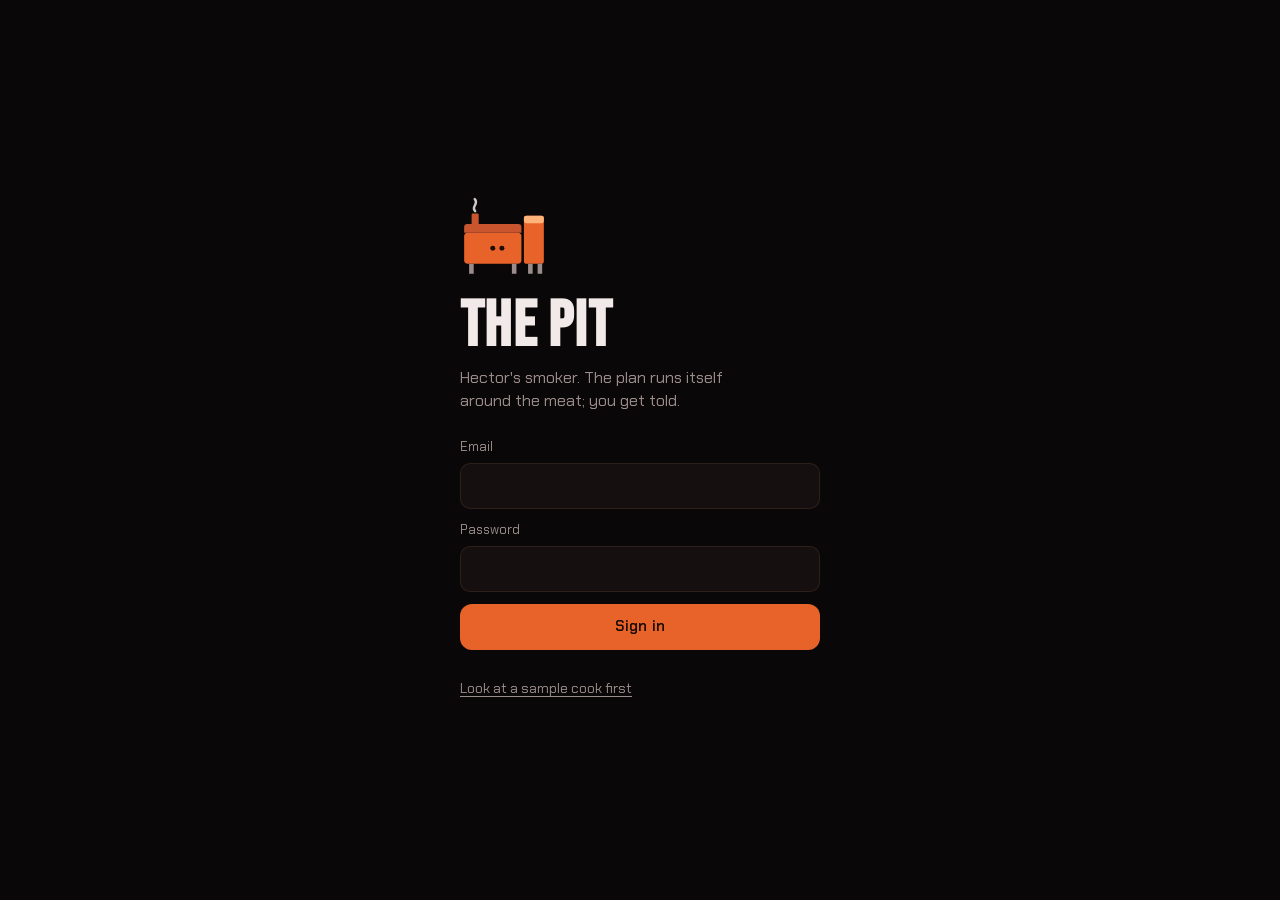
<file: index.html>
<!DOCTYPE html>
<html lang="en">
<head>
<meta charset="UTF-8">
<!-- No viewport-fit=cover, on purpose: as a home-screen app iOS shades whatever sits under the status bar (the Lounge,
     2026-09-18). Inset from the bar, iOS paints the bar in theme-color itself. -->
<meta name="viewport" content="width=device-width, initial-scale=1">
<meta name="color-scheme" content="dark">
<meta name="theme-color" content="#0A0708">
<title>The Pit</title>
<meta name="description" content="The Pit: Hector's smoker, his plans, the meat, the graph.">
<link rel="icon" href="icons/icon-smoker-32.png" sizes="32x32" type="image/png">
<link rel="icon" href="icons/icon-smoker-16.png" sizes="16x16" type="image/png">
<link rel="apple-touch-icon" sizes="180x180" href="icons/icon-smoker-180.png">
<link rel="manifest" href="manifest.webmanifest">
<meta name="apple-mobile-web-app-title" content="The Pit">
<meta name="apple-mobile-web-app-capable" content="yes">
<link rel="preconnect" href="https://fonts.googleapis.com">
<link rel="preconnect" href="https://fonts.gstatic.com" crossorigin>
<link href="https://fonts.googleapis.com/css2?family=Bebas+Neue&family=Chakra+Petch:wght@400;500;600;700&family=IBM+Plex+Mono:wght@500;600&display=swap" rel="stylesheet">
<link rel="stylesheet" href="pit.css?v=202611051715">
</head>
<body>
<!-- The Pit: Hector's smoker app. Phone first. The page is a window on the notebook (Supabase): it reads the live cook,
     the readings, the events and his plans straight from it, and writes two things only: his alert switches and his
     orders (rows the engine on n8n picks up). The engine, not this page, runs the cook: the phone can sleep.
     Everything a cook needs to be judged by eye is here as a sample cook (?demo) until the engine is live. -->

<svg width="0" height="0" style="position:absolute" aria-hidden="true"><symbol id="smoker" viewBox="44 56 424 384">
  <rect x="64" y="232" width="276" height="150" rx="18" fill="#E8632A"/>
  <path d="M64 232 l0 -26 q0-16 16-16 l244 0 q16 0 16 16 l0 26z" fill="#C9552F"/>
  <rect x="352" y="150" width="96" height="232" rx="14" fill="#E8632A"/>
  <rect x="352" y="150" width="96" height="36" rx="10" fill="#FFB37A"/>
  <rect x="88" y="382" width="22" height="48" fill="#9A8C8A"/><rect x="294" y="382" width="22" height="48" fill="#9A8C8A"/><rect x="372" y="382" width="22" height="48" fill="#9A8C8A"/><rect x="418" y="382" width="22" height="48" fill="#9A8C8A"/>
  <rect x="100" y="140" width="34" height="56" rx="6" fill="#C9552F"/>
  <path d="M117 128c-22-20 20-36-2-58" fill="none" stroke="#F2EAE8" stroke-width="12" stroke-linecap="round" opacity=".85"/>
  <circle cx="202" cy="307" r="12" fill="#1C0C04"/><circle cx="246" cy="307" r="12" fill="#1C0C04"/>
</symbol></svg>

<div id="gate" class="gate" hidden>
  <div class="gate-card">
    <div class="gate-mark" aria-hidden="true"><svg class="mark"><use href="#smoker"/></svg></div>
    <h1 class="gate-title">The Pit</h1>
    <p class="gate-sub">Hector's smoker. The plan runs itself around the meat; you get told.</p>
    <form id="signin" class="gate-form" autocomplete="on" novalidate>
      <label class="field"><span>Email</span><input id="email" type="email" name="email" autocomplete="username" inputmode="email" autocapitalize="none" spellcheck="false" required></label>
      <label class="field"><span>Password</span><input id="password" type="password" name="password" autocomplete="current-password" required></label>
      <button class="btn primary" type="submit" id="signin-btn">Sign in</button>
      <p class="gate-err" id="signin-err" role="alert" hidden></p>
    </form>
    <button class="link" id="see-demo" type="button">Look at a sample cook first</button>
  </div>
</div>

<div id="app" hidden>
  <header class="top">
    <a class="brand" href="#now" id="brand"><svg class="mark" aria-hidden="true"><use href="#smoker"/></svg><span class="brand-name">The Pit</span></a>
    <div class="top-right">
      <button class="chip status" id="status" type="button" aria-live="polite">…</button>
      <button class="ibtn" id="account" type="button" aria-label="Account and settings">
        <svg viewBox="0 0 24 24" width="20" height="20" aria-hidden="true"><circle cx="12" cy="8" r="4" fill="none" stroke="currentColor" stroke-width="1.8"/><path d="M4 20c0-4 3.6-6 8-6s8 2 8 6" fill="none" stroke="currentColor" stroke-width="1.8" stroke-linecap="round"/></svg>
      </button>
    </div>
  </header>

  <div id="demobar" class="demobar" hidden></div>

  <main id="main" class="main" tabindex="-1"></main>

  <div class="bottom">
    <button id="strip" class="strip" type="button" hidden></button>
    <div id="actions" class="actions" hidden></div>
    <nav class="tabs" aria-label="Sections">
      <a href="#now" data-tab="now"><svg viewBox="0 0 24 24" aria-hidden="true"><path d="M12 3c1 3 5 5 5 10a5 5 0 0 1-10 0c0-2 1-3 2-4 0 2 1 3 2 3 1-2-1-6 1-9z"/></svg><span>Now</span></a>
      <a href="#plans" data-tab="plans"><svg viewBox="0 0 24 24" aria-hidden="true"><path d="M5 5h14M5 12h10M5 19h14" stroke="currentColor" stroke-width="2" stroke-linecap="round" fill="none"/></svg><span>Plans</span></a>
      <a href="#history" data-tab="history"><svg viewBox="0 0 24 24" aria-hidden="true"><path d="M4 18 9 11l4 4 7-9" stroke="currentColor" stroke-width="2" stroke-linecap="round" stroke-linejoin="round" fill="none"/></svg><span>History</span></a>
      <a href="#alerts" data-tab="alerts"><svg viewBox="0 0 24 24" aria-hidden="true"><path d="M6 17V11a6 6 0 0 1 12 0v6l2 2H4zM10 21h4" stroke="currentColor" stroke-width="2" stroke-linejoin="round" fill="none"/></svg><span>Alerts</span></a>
    </nav>
  </div>

  <div id="sheet-root"></div>
  <div id="toasts" class="toasts" aria-live="polite"></div>
</div>

<script src="config.js?v=202611051715"></script>
<script src="engine/pit-engine.js?v=202611051715"></script>
<script src="pit-core.js?v=202611051715"></script>
<script src="pit-chart.js?v=202611051715"></script>
<script src="pit-ui.js?v=202611051715"></script>
<script src="pit-sheets.js?v=202611051715"></script>
<script src="pit-push.js?v=202611051715"></script>
<script src="pit.js?v=202611051715"></script>
</body>
</html>
</file>
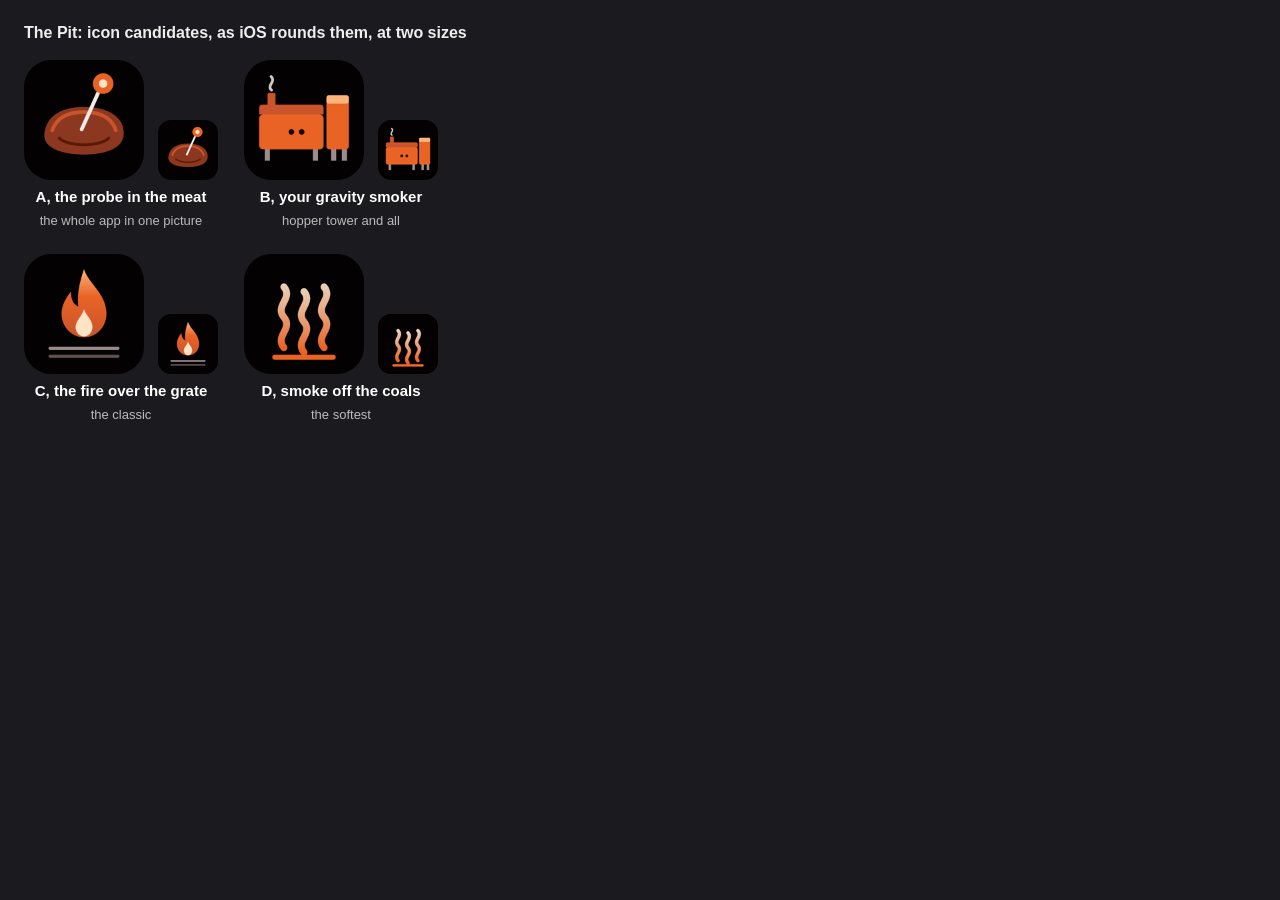
<file: icons/candidates/sheet.html>
<!doctype html><meta charset="utf-8"><style>body{margin:0;background:#1b1b1f;font-family:-apple-system,Helvetica,sans-serif;color:#eee;padding:24px}h1{font-size:16px;font-weight:600;margin:0 0 18px}.row{display:flex;gap:26px;align-items:flex-end;margin-bottom:26px}.c{display:grid;justify-items:center;gap:8px;font-size:13px;color:#bbb}.c img.big{width:120px;height:120px;border-radius:27px}.c img.small{width:60px;height:60px;border-radius:13px}.pair{display:flex;gap:14px;align-items:flex-end}.lbl{font-size:15px;color:#fff;font-weight:600}</style>
<h1>The Pit: icon candidates, as iOS rounds them, at two sizes</h1><div class="row">
<div class="c"><div class="pair"><img class="big" src="a-probe-180.png"><img class="small" src="a-probe-60.png"></div><span class="lbl">A, the probe in the meat</span><span>the whole app in one picture</span></div>
<div class="c"><div class="pair"><img class="big" src="b-smoker-180.png"><img class="small" src="b-smoker-60.png"></div><span class="lbl">B, your gravity smoker</span><span>hopper tower and all</span></div></div><div class="row">
<div class="c"><div class="pair"><img class="big" src="c-flame-180.png"><img class="small" src="c-flame-60.png"></div><span class="lbl">C, the fire over the grate</span><span>the classic</span></div>
<div class="c"><div class="pair"><img class="big" src="d-smoke-180.png"><img class="small" src="d-smoke-60.png"></div><span class="lbl">D, smoke off the coals</span><span>the softest</span></div></div>
</file>
<file: pit.css>
/* The Pit — the look. The Lounge and the Rig's bones (void black, Chakra Petch, IBM Plex Mono, Bebas Neue numerals)
   with The Pit's own accent: ember, for heat. One colour per meat, the same colour on its number, its line and its
   row. The Mac's CPU rule: only transform and opacity ever animate. */
:root{
  --void:#0A0708; --panel:#15100F; --panel-hi:#1F1817; --panel-lo:#100C0B;
  --rule:rgba(255,170,130,.10); --rule-hot:rgba(232,99,42,.45);
  --ink:#F2EAE8; --ink-dim:#9A8C8A; --ink-faint:#5E5250;
  --ember:#E8632A; --ember-hot:#FFB37A; --ember-deep:#4A2210; --ember-ink:#1C0C04;
  --go:#3FD07A; --bad:#FF3B30; --warn:#E8A33D;
  --m1:#3987E5; --m2:#D55181; --m3:#9085E9; --m4:#199E70;
  --disp:'Chakra Petch','Trebuchet MS',sans-serif;
  --mono:'IBM Plex Mono',ui-monospace,Menlo,Consolas,monospace;
  --num:'Bebas Neue','Arial Narrow',Impact,sans-serif;
  --gut:16px; --radius:14px;
}
*{box-sizing:border-box;margin:0;padding:0}
html{-webkit-text-size-adjust:100%;background:var(--void)}
body{min-height:100vh;background:var(--void);color:var(--ink);font-family:var(--disp);font-size:16px;line-height:1.45;
  -webkit-font-smoothing:antialiased;overscroll-behavior-y:none}
button,input,select,textarea{font:inherit;color:inherit}
button{background:none;border:0;cursor:pointer;-webkit-tap-highlight-color:transparent;touch-action:manipulation}
a{color:inherit;text-decoration:none}
[hidden]{display:none !important}
:focus-visible{outline:2px solid var(--ember-hot);outline-offset:2px}
.num{font-family:var(--num);font-weight:400;line-height:.86;letter-spacing:.01em}
.mono{font-family:var(--mono);font-weight:500;font-variant-numeric:tabular-nums}
.dim{color:var(--ink-dim)}
.faint{color:var(--ink-faint)}
.mark{display:block;flex:none;width:33px;height:30px}

/* ---- the gate ---- */
.gate{min-height:100vh;display:flex;align-items:center;justify-content:center;padding:32px var(--gut)}
.gate-card{width:100%;max-width:360px}
.gate-mark .mark{width:88px;height:80px;margin-bottom:22px}
.gate-title{font-family:var(--num);font-size:64px;line-height:.9;letter-spacing:.02em}
.gate-sub{color:var(--ink-dim);margin:10px 0 26px;max-width:30ch}
.gate-form{display:grid;gap:12px}
.field{display:grid;gap:6px}
.field>span{font-size:13px;color:var(--ink-dim)}
.field input,.field select,.field textarea{width:100%;min-height:46px;padding:10px 12px;font-size:16px;background:var(--panel);
  border:1px solid var(--rule);border-radius:10px;color:var(--ink);-webkit-appearance:none;appearance:none}
.field textarea{min-height:74px;resize:vertical;line-height:1.4}
.field input:focus,.field select:focus,.field textarea:focus{outline:none;border-color:var(--rule-hot)}
.field select{background-image:linear-gradient(45deg,transparent 50%,var(--ink-dim) 50%),linear-gradient(135deg,var(--ink-dim) 50%,transparent 50%);
  background-position:calc(100% - 18px) 20px,calc(100% - 13px) 20px;background-size:5px 5px;background-repeat:no-repeat;padding-right:34px}
.gate-err{color:var(--bad);font-size:14px}
.link{color:var(--ink-dim);font-size:14px;text-decoration:underline;text-underline-offset:3px;margin-top:22px;padding:6px 0}
.link:hover{color:var(--ink)}

/* ---- buttons ---- */
.btn{display:inline-flex;align-items:center;justify-content:center;gap:8px;min-height:46px;padding:0 18px;border-radius:12px;
  font-weight:600;font-size:15px;letter-spacing:.01em;background:var(--panel-hi);color:var(--ink);border:1px solid var(--rule);
  transition:transform .12s,opacity .12s;position:relative;overflow:hidden;white-space:nowrap}
.btn:active{transform:scale(.97)}
.btn.primary{background:var(--ember);color:var(--ember-ink);border-color:transparent}
.btn.quiet{background:transparent}
.btn.danger{border-color:rgba(255,59,48,.4);color:#FFB0AA}
.btn[disabled]{opacity:.45;cursor:default;transform:none}
.btn.hold .fill{position:absolute;left:0;top:0;bottom:0;width:100%;background:rgba(255,255,255,.22);transform-origin:left;transform:scaleX(0);pointer-events:none}
.btn.hold.arming .fill{transition:transform 1.1s linear;transform:scaleX(1)}
.btn.hold.fired .fill{transform:scaleX(1);transition:none}
.btn .lbl{position:relative}
.hold-hint{font-size:11.5px;color:var(--ink-faint);text-align:center;margin-top:5px}
.ibtn{width:40px;height:40px;border-radius:50%;display:inline-flex;align-items:center;justify-content:center;color:var(--ink-dim)}
.ibtn:hover{color:var(--ink);background:var(--panel-hi)}
.chip{display:inline-flex;align-items:center;gap:7px;min-height:30px;padding:0 11px;border-radius:999px;border:1px solid var(--rule);
  font-family:var(--mono);font-size:11.5px;font-weight:500;color:var(--ink-dim);background:var(--panel);white-space:nowrap}
.chip .dot{width:7px;height:7px;border-radius:50%;background:var(--ink-faint);flex:none}
.chip.on .dot{background:var(--go);box-shadow:0 0 8px var(--go)}
.chip.off .dot{background:var(--bad)}
.chip.demo{border-color:var(--rule-hot);color:var(--ember-hot)}
.chip.demo .dot{background:var(--ember)}

/* ---- frame ---- */
#app{min-height:100vh;display:flex;flex-direction:column}
.top{display:flex;align-items:center;justify-content:space-between;gap:12px;padding:12px var(--gut) 8px;max-width:1180px;width:100%;margin:0 auto}
.brand{display:inline-flex;align-items:center;gap:10px;font-family:var(--num);font-size:30px;line-height:1;letter-spacing:.03em;padding:4px 0}
.top-right{display:flex;align-items:center;gap:6px}
.main{flex:1;width:100%;max-width:1180px;margin:0 auto;padding:4px var(--gut) 28px}
.bottom{position:sticky;bottom:0;z-index:20;background:var(--void);box-shadow:0 -1px 0 var(--rule)}
.tabs{display:flex;justify-content:space-around;max-width:1180px;margin:0 auto;height:58px}
.tabs a{flex:1;display:flex;flex-direction:column;align-items:center;justify-content:center;gap:3px;color:var(--ink-faint);font-size:11px;font-weight:600;letter-spacing:.02em}
.tabs a svg{width:22px;height:22px;fill:currentColor}
.tabs a[data-tab=plans] svg,.tabs a[data-tab=history] svg,.tabs a[data-tab=alerts] svg{fill:none}
.tabs a.on{color:var(--ember-hot)}
.strip{display:flex;align-items:center;gap:14px;width:100%;max-width:1180px;margin:0 auto;padding:8px var(--gut);text-align:left;border-top:1px solid var(--rule);background:var(--panel-lo)}
.strip .ph{font-size:12.5px;color:var(--ink-dim);min-width:58px}
.strip .v{display:inline-flex;align-items:baseline;gap:5px}
.strip .v .n{font-family:var(--num);font-size:24px;line-height:1}
.strip .v .k{font-size:11.5px;color:var(--ink-dim)}
.strip .key{width:8px;height:8px;border-radius:50%;display:inline-block;margin-right:4px;vertical-align:1px}
.strip .go{margin-left:auto;color:var(--ink-faint);font-size:12px}
.actions{display:grid;grid-template-columns:1fr 1fr 1fr 1.7fr;gap:8px;max-width:1180px;margin:0 auto;padding:10px var(--gut) 8px;border-top:1px solid var(--rule)}
.actions .btn{min-height:50px;padding:0 10px;font-size:14px}
.actions .btn.primary{font-size:15px}
.actions.two{grid-template-columns:1fr 1.7fr}
.actions.three{grid-template-columns:1fr 1fr 1.7fr}

/* ---- demo bar ---- */
.demobar{max-width:1180px;margin:0 auto;width:100%;padding:8px var(--gut) 4px}
.demobar .row{display:flex;align-items:center;gap:10px;flex-wrap:wrap}
.demobar .lbl{font-size:12.5px;color:var(--ember-hot)}
.demobar .when{font-family:var(--mono);font-size:12px;color:var(--ink-dim);margin-left:auto;font-variant-numeric:tabular-nums}
.demobar input[type=range]{width:100%;margin:8px 0 4px;accent-color:var(--ember);height:28px}
.demobar .jumps{display:flex;gap:6px;flex-wrap:wrap}
.demobar .jumps button{font-size:12px;padding:5px 10px;border-radius:999px;border:1px solid var(--rule);color:var(--ink-dim);background:var(--panel)}
.demobar .jumps button:hover{color:var(--ink)}
.demobar select{min-height:34px;padding:0 26px 0 12px;border-radius:999px;border:1px solid var(--rule);background:var(--panel);color:var(--ink);font-size:16px;-webkit-appearance:none;appearance:none;max-width:100%}

/* ---- Now ---- */
.now{display:grid;gap:14px}
.phase{display:flex;align-items:baseline;justify-content:space-between;gap:12px;flex-wrap:wrap;padding:2px 2px 0}
.phase h2{font-size:22px;font-weight:600;letter-spacing:.005em;line-height:1.2}
.phase .since{font-size:13px;color:var(--ink-dim)}
.phase .tag{font-size:12px;font-weight:600;color:var(--ember-hot);letter-spacing:.04em;text-transform:uppercase;margin-right:8px}
.phase .tag.rest{color:var(--m1)}
.phase .tag.hold{color:var(--go)}
.phase .tag.paused{color:var(--warn)}
.meat{position:relative;background:var(--panel);border-radius:var(--radius);padding:14px 16px 12px 20px;overflow:hidden}
.meat::before{content:'';position:absolute;left:0;top:0;bottom:0;width:5px;background:var(--c)}
.meat .head{display:flex;align-items:baseline;justify-content:space-between;gap:10px}
.meat .role{font-weight:600;font-size:15px;text-transform:capitalize}
.meat .stepname{font-size:12.5px;color:var(--ink-dim)}
.meat .big{display:flex;align-items:flex-end;justify-content:space-between;gap:12px;margin-top:4px}
.meat .temp{font-family:var(--num);font-size:64px;line-height:.84;letter-spacing:.005em;display:inline-flex;align-items:flex-start}
.meat .temp sup{font-family:var(--mono);font-size:13px;color:var(--ink-dim);margin:4px 0 0 3px;line-height:1}
.meat .temp.none{color:var(--ink-faint);font-size:40px;line-height:1.1;font-family:var(--disp);font-weight:500;letter-spacing:0}
.meat .right{text-align:right;display:grid;gap:3px;justify-items:end;padding-bottom:4px}
.meat .line{font-size:15px;font-weight:600}
.meat .line b{font-family:var(--mono);font-weight:600}
.meat .rate{font-family:var(--mono);font-size:12.5px;color:var(--ink-dim);font-variant-numeric:tabular-nums}
.meat .rate.stall{color:var(--warn)}
.meat .pace{font-size:12.5px;color:var(--ink-dim)}
.meat .pace b{color:var(--ink);font-weight:600;font-family:var(--mono)}
.meat .foot{display:flex;align-items:center;justify-content:space-between;gap:12px;margin-top:10px}
.meat .track{display:flex;gap:4px;flex-wrap:wrap;font-size:11.5px;color:var(--ink-faint)}
.meat .track span{padding:2px 7px;border-radius:999px;border:1px solid transparent}
.meat .track span.done{text-decoration:line-through;opacity:.7}
.meat .track span.cur{color:var(--ink);border-color:var(--rule);background:var(--panel-hi)}
.meat .spark{width:96px;height:30px;flex:none}
.meat .age{font-family:var(--mono);font-size:11px;color:var(--ink-faint)}
.meat .resting{font-size:12.5px;color:var(--m1)}
.meat[data-act]{cursor:pointer;transition:transform .12s}
.meat[data-act]:active{transform:scale(.985)}
/* thermometers side by side: what's plugged in, as many as there are */
.tiles{display:grid;gap:14px;min-width:0}
.tiles.many{grid-template-columns:repeat(2,minmax(0,1fr));gap:10px}
.tiles.n3 .meat:last-child{grid-column:1/-1}
.tiles.many .meat{padding:12px 12px 10px 16px}
.tiles.many .meat .role{min-width:0;overflow:hidden;text-overflow:ellipsis;white-space:nowrap}
.tiles.many .meat .stepname,.tiles.many .meat .track{display:none}
.tiles.many .meat .big{flex-direction:column;align-items:flex-start;gap:6px}
.tiles.many .meat .temp{font-size:56px}
.tiles.many .meat .temp.none{font-size:24px}
.tiles.many .meat .right{text-align:left;justify-items:start;padding-bottom:0}
.tiles.many .meat .line{font-size:13.5px}
.tiles.many .meat .foot{margin-top:6px;justify-content:flex-end}
.pit{background:linear-gradient(180deg,var(--panel-hi),var(--panel));border-radius:var(--radius);padding:14px 16px 12px;border-top:1px solid var(--rule-hot)}
.pit .head{display:flex;align-items:baseline;justify-content:space-between;gap:10px}
.pit .role{font-weight:600;font-size:15px}
.pit .stepname{font-size:12.5px;color:var(--ink-dim)}
.pit .stepname .live.off i{background:var(--ink-faint);box-shadow:none}

/* ---- the stand-by: his footage edge to edge, the state over it; only the video moves (the shade is one static layer) */
.main.sb{display:flex;padding:0;max-width:none}
.standby{position:relative;flex:1;min-height:60vh;overflow:hidden;background:var(--void) center/cover no-repeat;outline-offset:-3px}
.standby .sb-video{position:absolute;inset:0;width:100%;height:100%;object-fit:cover}
.standby .sb-shade{position:absolute;inset:0;background:linear-gradient(180deg,rgba(10,7,8,.12),rgba(10,7,8,.28) 50%,rgba(10,7,8,.92))}
.standby .sb-clock{position:absolute;top:12px;right:var(--gut);font-size:22px;color:var(--ink-dim);text-shadow:0 1px 8px rgba(0,0,0,.7)}
.standby .sb-body{position:absolute;left:var(--gut);right:var(--gut);bottom:20px;display:grid;gap:5px;text-shadow:0 1px 10px rgba(0,0,0,.75)}
.standby .sb-state{font-family:var(--num);font-size:58px;line-height:.9;letter-spacing:.01em;color:var(--ink)}
.standby .sb-state.turning{color:var(--ember-hot)}
.standby .sb-power[disabled]{opacity:.55}
.standby .sb-since{font-size:15px;min-height:1.4em}
.standby .sb-reads{font-size:14px;color:var(--ink-dim);min-height:1.4em}
.standby .sb-reads b{color:var(--ink);font-weight:500}
.standby .sb-reads .sep{margin:0 8px;color:var(--ink-faint)}
.standby .sb-last{font-size:13px;min-height:1.4em}
.standby .sb-power{justify-self:start;margin-top:8px;background:rgba(21,16,15,.72);text-shadow:none}
html.tv .standby .sb-state{font-size:88px}
html.tv .standby .sb-clock{font-size:34px;top:18px}
html.tv .standby .sb-since,html.tv .standby .sb-reads{font-size:21px}
html.tv .standby .sb-last{font-size:18px}
html.tv .standby .sb-body{bottom:32px;gap:8px}
@media (prefers-reduced-motion:reduce){.standby .sb-video{display:none}}
.pit .stepname .live i{display:inline-block;width:7px;height:7px;border-radius:50%;background:var(--go);box-shadow:0 0 8px var(--go);margin-right:6px;vertical-align:1px}   /* still: nothing on this page animates for live */
.pit .big{display:flex;align-items:flex-end;justify-content:space-between;gap:12px;margin-top:2px}
.pit .temp{font-family:var(--num);font-size:96px;line-height:.82;letter-spacing:.005em;display:inline-flex;align-items:flex-start;color:var(--ember-hot)}
.pit .temp sup{font-family:var(--mono);font-size:15px;color:var(--ink-dim);margin:6px 0 0 3px;line-height:1}
.pit .right{text-align:right;display:grid;gap:3px;justify-items:end;padding-bottom:4px}
.pit .set{font-size:15px;font-weight:600}
.pit .set b{font-family:var(--mono);font-weight:600}
.pit .set-temp{display:inline-flex;align-items:center;gap:6px;min-height:44px;padding:0 14px;border-radius:12px;font-size:14px;font-weight:600;color:var(--ember-hot);background:var(--ember-deep);border:1px solid var(--rule-hot);white-space:nowrap;transition:transform .12s}
.pit .set-temp b{font-family:var(--mono);font-weight:600;color:var(--ink)}
.pit .set-temp:active{transform:scale(.97)}
.pit .heat{font-size:12.5px;color:var(--ink-dim)}
.pit .heat.on{color:var(--ember-hot)}
.pit .next{font-size:12.5px;color:var(--ink-dim);margin-top:8px}
.pit .next b{color:var(--ink);font-weight:600}
.pit .pending{font-size:12.5px;color:var(--warn);margin-top:6px}
.ask{background:var(--ember-deep);border:1px solid var(--rule-hot);border-radius:var(--radius);padding:14px 16px}
.ask p{font-size:15px;line-height:1.4}
.ask .when{font-family:var(--mono);font-size:11px;color:var(--ember-hot);margin-bottom:6px}
.ask .two{display:grid;grid-template-columns:1fr 1fr;gap:8px;margin-top:12px}
.ask .two .btn{background:rgba(0,0,0,.28);border-color:var(--rule-hot)}

/* the graph */
.graph{background:var(--panel);border-radius:var(--radius);padding:12px 6px 6px}
.graph .ghead{display:flex;align-items:center;justify-content:space-between;gap:10px;padding:0 10px 6px}
.legend{display:flex;gap:6px;flex-wrap:wrap}
.legend button{display:inline-flex;align-items:center;gap:6px;font-size:12px;color:var(--ink-dim);padding:3px 8px;border-radius:999px;border:1px solid transparent}
.legend button.off{opacity:.45;text-decoration:line-through}
.legend .key{width:14px;height:3px;border-radius:2px;background:var(--c)}
.legend .key.dash{background:repeating-linear-gradient(90deg,var(--c) 0 3px,transparent 3px 5px)}
.chart{position:relative;width:100%;height:230px;touch-action:pan-y}
.chart canvas{display:block;width:100%;height:100%}
.chart .scrub{position:absolute;top:0;bottom:0;left:0;width:1px;background:var(--ink);opacity:0;pointer-events:none;will-change:transform}
.chart .readout{position:absolute;top:4px;left:0;min-width:124px;padding:7px 10px;background:rgba(10,7,8,.94);border:1px solid var(--rule);border-radius:10px;
  font-family:var(--mono);font-size:11.5px;color:var(--ink);opacity:0;pointer-events:none;transition:opacity .15s;font-variant-numeric:tabular-nums;z-index:2}
.chart .readout .t{color:var(--ink-dim);margin-bottom:4px}
.chart .readout .r{display:flex;align-items:center;gap:7px;line-height:1.5}
.chart .readout .r i{width:12px;height:2px;background:var(--c);flex:none}
.chart .readout .r b{font-weight:600;min-width:3.2em}
.chart .readout .r span{color:var(--ink-dim)}
.chart .readout .m{color:var(--ember-hot);margin-top:3px;max-width:22ch;white-space:normal;font-family:var(--disp);font-size:12px;line-height:1.3}
.chart.live .scrub,.chart.live .readout{opacity:1}
.graph .expand{font-size:12.5px;color:var(--ink-dim);padding:6px 10px;border-radius:8px}
.graph .expand:hover{color:var(--ink);background:var(--panel-hi)}
.graph .empty{height:230px;display:flex;align-items:center;justify-content:center;color:var(--ink-faint);font-size:13.5px}

/* steps */
.steps{padding:4px 2px}
.steps h3,.log h3,.sensors h3,.sect h3{font-size:13px;font-weight:600;color:var(--ink-dim);margin-bottom:8px;letter-spacing:.02em}
.steps ol{list-style:none;display:grid;gap:2px}
.steps li{display:grid;grid-template-columns:18px 1fr auto;gap:10px;align-items:baseline;padding:7px 8px;border-radius:10px;font-size:14px;color:var(--ink-dim)}
.steps li .b{width:10px;height:10px;border-radius:50%;border:2px solid var(--ink-faint);align-self:center}
.steps li.done{color:var(--ink-faint)}
.steps li.done .b{background:var(--ink-faint);border-color:var(--ink-faint)}
.steps li.cur{color:var(--ink);background:var(--panel)}
.steps li.cur .b{background:var(--ember);border-color:var(--ember);box-shadow:0 0 0 3px var(--ember-deep)}
.steps li .set{font-family:var(--mono);font-size:13px;white-space:nowrap}
.steps li .name{font-weight:600}
.steps li .until{font-weight:400;color:inherit;opacity:.85}
.steps li .at{font-family:var(--mono);font-size:11px;color:var(--ink-faint)}

.thermo{display:grid;gap:12px}

/* log */
.log ul{list-style:none;display:grid}
.log li{display:grid;grid-template-columns:62px 1fr;gap:10px;padding:8px 2px;border-top:1px solid var(--rule);font-size:13.5px;line-height:1.4}
.log li:first-child{border-top:0}
.log li .t{font-family:var(--mono);font-size:11.5px;color:var(--ink-faint);padding-top:2px;font-variant-numeric:tabular-nums}
.log li.alert .x{color:#FFB0AA}
.log li.ask .x{color:var(--ember-hot)}
.log li.step .x{color:var(--ink)}
.log li.order .x,.log li.note .x,.log li.clear .x{color:var(--ink-dim)}
.log li .who{font-size:11px;color:var(--ink-faint);margin-left:6px}
.log .more{font-size:13px;color:var(--ink-dim);padding:8px 2px;text-decoration:underline;text-underline-offset:3px}

/* sensors */
.sensors .row{display:flex;flex-wrap:wrap;gap:8px}
.sensors .s{display:inline-flex;align-items:center;gap:7px;padding:6px 10px;border-radius:10px;background:var(--panel);font-size:12.5px;color:var(--ink-dim)}
.sensors .s b{color:var(--ink);font-weight:600}
.sensors .s.bad b{color:#FFB0AA}
.sensors .s.off b{color:var(--ink-faint);font-weight:500}
.sensors .bars{display:inline-flex;align-items:flex-end;gap:2px;height:12px}
.sensors .bars i{width:3px;background:var(--ink-faint);border-radius:1px}
.sensors .bars i.on{background:var(--go)}
.sensors .pw{margin-left:auto}

/* ---- plans ---- */
.plans{display:grid;gap:12px}
.plan-card{background:var(--panel);border-radius:var(--radius);padding:14px 16px;text-align:left;width:100%;display:grid;gap:6px}
.plan-card h3{font-size:17px;font-weight:600}
.plan-card .for{font-size:13px;color:var(--ink-dim)}
.plan-card .sum{font-size:13.5px;color:var(--ink);line-height:1.45}
.plan-card .sum b{font-family:var(--mono);font-weight:600;color:var(--ember-hot)}
.plan-card:hover{background:var(--panel-hi)}
.plan-view{display:grid;gap:14px}
.plan-view .back{color:var(--ink-dim);font-size:14px;justify-self:start;padding:4px 0}
.plan-view h2{font-size:24px;font-weight:600;line-height:1.15}
.plan-view .notes{color:var(--ink-dim);font-size:14px;line-height:1.5}
.track{background:var(--panel);border-radius:var(--radius);padding:12px 14px}
.track h4{font-size:13px;color:var(--ink-dim);font-weight:600;margin-bottom:6px;text-transform:capitalize}
.track ol{list-style:none;display:grid;gap:8px}
.track li{display:grid;grid-template-columns:auto 1fr;gap:10px;font-size:14px;line-height:1.4}
.track li .set{font-family:var(--mono);font-size:13px;color:var(--ember-hot);min-width:3.6em;padding-top:1px}
.track li .set.none{color:var(--ink-faint)}
.track li .nm{font-weight:600}
.track li .un{color:var(--ink-dim)}
.track li .tell{color:var(--ink-dim);font-size:13px;margin-top:2px}
.track li .ask{color:var(--ember-hot);font-size:12.5px;margin-top:2px;background:none;border:0;padding:0}
.plan-view .row{display:flex;gap:8px;flex-wrap:wrap}
.plan-view .row .btn{flex:1}

/* editor */
.editor{display:grid;gap:14px}
.editor .grid2{display:grid;grid-template-columns:1fr 1fr;gap:10px}
.editor .probes{display:flex;gap:6px;flex-wrap:wrap;align-items:center}
.editor .probes .pchip{display:inline-flex;align-items:center;gap:6px;padding:5px 8px 5px 11px;border-radius:999px;background:var(--panel-hi);font-size:13px;border:1px solid var(--rule)}
.editor .probes .pchip button{color:var(--ink-dim);font-size:16px;line-height:1;padding:0 3px}
.editor .probes input{min-width:120px;min-height:36px;font-size:16px;padding:6px 10px;border-radius:999px;background:var(--panel);border:1px solid var(--rule)}
.etrack{background:var(--panel);border-radius:var(--radius);padding:12px 12px 10px}
.etrack h4{font-size:13.5px;font-weight:600;margin-bottom:8px;text-transform:capitalize;display:flex;justify-content:space-between;align-items:center}
.estep{border:1px solid var(--rule);border-radius:10px;padding:10px;display:grid;gap:8px;margin-bottom:8px;background:var(--panel-lo)}
.estep .srow{display:grid;grid-template-columns:1fr 1fr;gap:8px}
.estep .srow3{display:grid;grid-template-columns:1.4fr 1fr 1fr;gap:8px}
.estep .tools{display:flex;gap:4px;justify-content:flex-end}
.estep .tools button{font-size:12px;color:var(--ink-dim);padding:4px 8px;border-radius:6px;background:var(--panel)}
.estep .tools button:hover{color:var(--ink)}
.estep .field input,.estep .field select,.estep .field textarea{min-height:42px;padding:8px 10px}
.estep .field textarea{min-height:56px}
.errs{display:grid;gap:4px;font-size:13px;color:#FFB0AA}
.errs.ok{color:var(--go)}
.addstep{font-size:13px;color:var(--ink-dim);padding:6px 10px;border-radius:8px;border:1px dashed var(--rule);width:100%}

/* ---- history ---- */
.hist{display:grid;gap:12px}
.cook-card{background:var(--panel);border-radius:var(--radius);padding:12px 14px;display:grid;grid-template-columns:1fr 110px;gap:10px;text-align:left;width:100%}
.cook-card h3{font-size:16px;font-weight:600;line-height:1.25}
.cook-card .meta{font-size:12.5px;color:var(--ink-dim);margin-top:3px}
.cook-card .stars{color:var(--ember-hot);font-size:13px;letter-spacing:.1em;margin-top:6px}
.cook-card .stars.none{color:var(--ink-faint)}
.cook-card canvas{width:110px;height:54px;align-self:center;justify-self:end}
.cook-card:hover{background:var(--panel-hi)}
.past{display:grid;gap:14px}
.past .back{color:var(--ink-dim);font-size:14px;justify-self:start;padding:4px 0}
.past h2{font-size:24px;font-weight:600;line-height:1.15}
.past .meta{color:var(--ink-dim);font-size:14px}
.miles{background:var(--panel);border-radius:var(--radius);padding:10px 14px}
.miles table{width:100%;border-collapse:collapse;font-size:13.5px}
.miles td{padding:6px 0;border-top:1px solid var(--rule);vertical-align:top}
.miles tr:first-child td{border-top:0}
.miles td.t{font-family:var(--mono);font-size:12.5px;color:var(--ink-dim);white-space:nowrap;width:1%;padding-right:14px;font-variant-numeric:tabular-nums}
.miles td.d{font-family:var(--mono);font-size:12.5px;color:var(--ink-faint);white-space:nowrap;width:1%;padding-left:14px;text-align:right;font-variant-numeric:tabular-nums}
.rate-row{display:flex;gap:4px;align-items:center}
.rate-row button{font-size:26px;color:var(--ink-faint);padding:4px 5px;line-height:1}
.rate-row button.on{color:var(--ember-hot)}
.rate-row .lbl{font-size:13px;color:var(--ink-dim);margin-left:8px}

/* ---- alerts ---- */
.alerts{display:grid;gap:8px}
.alerts .intro{color:var(--ink-dim);font-size:14px;line-height:1.5;padding:0 2px 6px}
.sw{display:grid;grid-template-columns:1fr auto;gap:12px;align-items:center;background:var(--panel);border-radius:12px;padding:12px 14px;text-align:left;width:100%}
.sw .n{font-weight:600;font-size:15px}
.sw .w{font-size:13px;color:var(--ink-dim);line-height:1.4;margin-top:2px}
.sw .w .nw{color:var(--warn)}
.alerts .phone{display:grid;grid-template-columns:1fr auto;gap:12px;align-items:center;background:linear-gradient(180deg,var(--panel-hi),var(--panel));border-top:1px solid var(--rule-hot);border-radius:12px;padding:12px 14px}
.alerts .phone .n{font-weight:600;font-size:15px}
.alerts .phone.on .n{color:var(--ember-hot)}
.alerts .phone .w{font-size:13px;color:var(--ink-dim);line-height:1.4;margin-top:2px}
.alerts .phone .two{display:grid;gap:8px}
.alerts .phone .btn{min-height:40px;padding:0 14px;font-size:14px}
@media (max-width:420px){.alerts .phone{grid-template-columns:1fr}.alerts .phone .two{grid-template-columns:1fr 1fr}}
.tog{width:50px;height:30px;border-radius:999px;background:var(--panel-hi);border:1px solid var(--rule);position:relative;flex:none}
.tog i{position:absolute;top:3px;left:3px;width:22px;height:22px;border-radius:50%;background:var(--ink-faint);transition:transform .15s,background .15s}
.tog[aria-checked=true]{background:var(--ember-deep);border-color:var(--rule-hot)}
.tog[aria-checked=true] i{transform:translateX(20px);background:var(--ember-hot)}
.tog[disabled]{opacity:.5}

/* ---- sheets ---- */
.overlay{position:fixed;inset:0;background:rgba(0,0,0,.6);z-index:40;display:flex;align-items:flex-end;justify-content:center;opacity:0;transition:opacity .18s}
.overlay.in{opacity:1}
.sheet{width:100%;max-width:560px;max-height:92vh;overflow:auto;background:var(--panel);border-radius:18px 18px 0 0;padding:14px var(--gut) 24px;
  transform:translateY(24px);transition:transform .2s;border-top:1px solid var(--rule)}
.overlay.in .sheet{transform:none}
.sheet.full{max-width:760px;max-height:96vh;border-radius:18px 18px 0 0}
.sheet .grab{width:40px;height:4px;border-radius:2px;background:var(--ink-faint);margin:0 auto 12px;opacity:.6}
.sheet h2{font-size:20px;font-weight:600;margin-bottom:6px}
.sheet .sub{font-size:14px;color:var(--ink-dim);line-height:1.45;margin-bottom:14px}
.sheet .body{display:grid;gap:12px}
.sheet .foot{display:grid;gap:8px;margin-top:16px}
.sheet .foot .btn{min-height:52px;font-size:16px}
.sheet .foot .row{display:grid;grid-template-columns:1fr 1fr;gap:8px}
.sheet .note{font-size:13px;color:var(--ink-dim);line-height:1.45}
.sheet .refuse{font-size:14px;color:#FFB0AA;line-height:1.45}
.sheet .okay{font-size:14px;color:var(--go)}
.stepper{display:grid;grid-template-columns:56px 1fr 56px;gap:10px;align-items:center}
.stepper button{height:56px;border-radius:12px;background:var(--panel-hi);border:1px solid var(--rule);font-size:26px;font-weight:600}
.stepper .val{text-align:center;font-family:var(--num);font-size:72px;line-height:.9}
.stepper .val sup{font-family:var(--mono);font-size:14px;color:var(--ink-dim);vertical-align:top;margin-left:3px}
.presets{display:flex;gap:6px;flex-wrap:wrap;justify-content:center}
.presets button{padding:7px 12px;border-radius:999px;border:1px solid var(--rule);background:var(--panel-lo);font-family:var(--mono);font-size:13px;color:var(--ink-dim)}
.presets button.on{color:var(--ember-hot);border-color:var(--rule-hot)}
.radio-list{display:grid;gap:8px}
.radio-list label{display:grid;grid-template-columns:22px 1fr;gap:10px;align-items:start;padding:10px 12px;border-radius:12px;border:1px solid var(--rule);background:var(--panel-lo);cursor:pointer}
.radio-list label.on{border-color:var(--rule-hot);background:var(--ember-deep)}
.radio-list input{width:18px;height:18px;margin-top:3px;accent-color:var(--ember)}
.radio-list .t{font-weight:600;font-size:15px}
.radio-list .d{font-size:12.5px;color:var(--ink-dim);line-height:1.4}
.assign{display:grid;gap:8px}
.assign .a{display:grid;grid-template-columns:1fr 1fr;gap:8px;align-items:center}
.assign .a .r{font-weight:600;text-transform:capitalize;display:flex;align-items:center;gap:8px}
.assign .a .r i{width:10px;height:10px;border-radius:50%;background:var(--c)}
.tells{display:grid;gap:8px}
.tells .t{display:grid;grid-template-columns:1.3fr 1fr 1fr 36px;gap:6px;align-items:center}
.tells .t button{color:var(--ink-dim);font-size:18px}
.tells .t .field input,.tells .t .field select{min-height:42px;padding:6px 8px}
.tells .add{font-size:13px;color:var(--ink-dim);justify-self:start;padding:6px 0;text-decoration:underline;text-underline-offset:3px}
.account .who{font-size:14px;color:var(--ink-dim);word-break:break-all}
.account .ver{font-family:var(--mono);font-size:11.5px;color:var(--ink-faint)}

/* full graph */
.full-chart{position:fixed;inset:0;z-index:50;background:var(--void);display:flex;flex-direction:column}
.full-chart .fh{display:flex;align-items:center;gap:8px;padding:10px var(--gut);flex-wrap:wrap}
.full-chart .fh .title{font-weight:600;margin-right:auto}
.full-chart .fh button{font-size:13px;color:var(--ink-dim);padding:7px 10px;border-radius:8px;border:1px solid var(--rule)}
.full-chart .fh button.on{color:var(--ember-hot);border-color:var(--rule-hot)}
.full-chart .chart{flex:1 1 0;min-height:0;height:auto;touch-action:none;overflow:hidden}
.full-chart .legend{padding:0 var(--gut) 6px}
.full-chart .hint{font-size:12px;color:var(--ink-faint);padding:0 var(--gut) 10px}
.full-chart .tbl{flex:1;overflow:auto;padding:0 var(--gut) 20px}
.full-chart table{width:100%;border-collapse:collapse;font-family:var(--mono);font-size:12.5px;font-variant-numeric:tabular-nums}
.full-chart th,.full-chart td{padding:6px 8px;text-align:right;border-bottom:1px solid var(--rule);white-space:nowrap}
.full-chart th{color:var(--ink-dim);font-weight:500;position:sticky;top:0;background:var(--void)}
.full-chart td:first-child,.full-chart th:first-child{text-align:left}

/* toasts */
.toasts{position:fixed;left:50%;bottom:132px;transform:translateX(-50%);z-index:60;display:grid;gap:8px;width:min(92vw,420px);pointer-events:none}
.toast{background:rgba(31,24,23,.97);border:1px solid var(--rule);border-radius:12px;padding:11px 14px;font-size:14px;line-height:1.4;color:var(--ink);
  box-shadow:0 8px 30px rgba(0,0,0,.5);transform:translateY(8px);opacity:0;transition:transform .18s,opacity .18s;pointer-events:auto}
.toast.in{transform:none;opacity:1}
.toast.bad{border-color:rgba(255,59,48,.45)}
.toast.good{border-color:rgba(63,208,122,.45)}
.toast.wait{border-color:var(--rule-hot)}
.toast .t{font-family:var(--mono);font-size:11px;color:var(--ink-faint);margin-top:3px}


.meat .stepname{text-transform:none}
.meat .temp.stale{color:var(--ink-dim)}
.meat .age.stale{color:var(--warn)}
.graph .expand{white-space:nowrap;flex:none}
.demobar .jumps{flex-wrap:nowrap;overflow-x:auto;-webkit-overflow-scrolling:touch;padding-bottom:4px;scrollbar-width:none}
.demobar .jumps::-webkit-scrollbar{display:none}
.demobar .jumps button{white-space:nowrap;flex:none}

.mini{font-size:12px;font-weight:600;color:var(--ember-hot);padding:4px 10px;border-radius:999px;border:1px solid var(--rule-hot);background:var(--ember-deep);margin-left:8px;vertical-align:middle}
.mini:hover{color:var(--ink)}
.pit-tools{display:flex;align-items:center;gap:8px;flex-wrap:wrap;margin-top:10px}
.pit-tools .tm{font-size:12.5px;color:var(--ink-dim);padding:4px 10px;border-radius:999px;background:var(--panel-lo)}
.pit-tools .tm b{color:var(--ink);font-weight:600}
.pit-tools .tm.done{opacity:.6}
.pit-tools .mini{margin-left:auto}
.nowbox{background:var(--panel-lo);border-radius:12px;padding:12px 14px}
.nowbox .k{font-size:12.5px;color:var(--ink-dim)}
.nowbox .big{font-family:var(--num);font-size:48px;line-height:1;margin-top:4px;color:var(--ember-hot);display:flex;align-items:baseline;gap:12px}
.nowbox .big span{font-family:var(--disp);font-size:13px;color:var(--ink-dim)}
.nowbox .pnow{display:flex;gap:12px;flex-wrap:wrap;font-size:12.5px;color:var(--ink-dim);margin-top:8px}
.nowbox .pnow b{color:var(--ink);font-family:var(--mono);font-weight:600}
.bs{display:grid;gap:10px}
.bs h4{font-size:14px;font-weight:600;color:var(--ink)}
.bs .presets{justify-content:flex-start}
.stepper.small{grid-template-columns:48px 1fr 48px}
.stepper.small button{height:48px;font-size:22px}
.stepper.small .val{font-size:56px}
.stepper .leave{font-family:var(--disp);font-size:20px;font-weight:600;color:var(--ink-dim)}
.mrows{display:grid;gap:8px}
.mrow{display:grid;grid-template-columns:92px 1fr 84px;gap:8px;align-items:center}
.mrow .pl{font-size:12.5px;color:var(--ink-dim);display:grid}
.mrow .pl b{font-family:var(--mono);font-size:13px;color:var(--ink);font-weight:600}
.mrow .field input{min-height:42px;padding:6px 10px}
.prows{display:grid;gap:8px}
.prow{display:grid;grid-template-columns:auto 1fr auto 1fr 32px;gap:6px;align-items:center;font-size:13px;color:var(--ink-dim)}
.prow .field input{min-height:42px;padding:6px 8px}
.prow button{color:var(--ink-dim);font-size:18px}
.add{font-size:13px;color:var(--ink-dim);justify-self:start;padding:6px 0;text-decoration:underline;text-underline-offset:3px}

/* ---- wider screens: the tablet on the desk (800 wide) and the Mac ---- */
@media (min-width:760px){
  :root{--gut:22px}
  .now{grid-template-columns:minmax(340px,420px) 1fr;grid-template-rows:auto;align-items:start;column-gap:18px}
  .now .phase{grid-column:1/-1}
  .now .left{display:grid;gap:14px}
  .now .rightcol{display:grid;gap:14px;position:sticky;top:12px}
  .chart{height:360px}
  .graph .empty{height:360px}
  .pit .temp{font-size:112px}
  .meat .temp{font-size:72px}
  .actions{padding-left:var(--gut);padding-right:var(--gut)}
  .actions .btn{min-height:52px}
  .sheet{border-radius:18px;margin-bottom:24px}
  .overlay{align-items:center}
  .plans{grid-template-columns:repeat(auto-fill,minmax(300px,1fr))}
  .hist{grid-template-columns:repeat(auto-fill,minmax(320px,1fr))}
  .alerts{grid-template-columns:1fr 1fr}
  .alerts .intro{grid-column:1/-1}
  .alerts .phone{grid-column:1/-1}
}
@media (min-width:1100px){
  .chart{height:440px}
  .graph .empty{height:440px}
}
@media (prefers-reduced-motion:reduce){
  .btn,.toast,.overlay,.sheet,.tog i,.chart .readout{transition:none}
  .btn.hold.arming .fill{transition:transform 1.1s linear}
}

/* ---- the TV: the stick inside Hubs, 1443x812 from across the room, a remote and no touch. One screen: the Pit and its
   thermometers on the left, the graph down to the bars, both bars on one line. Nothing here reaches a phone. ---- */
html.tv{--gut:28px;scroll-padding:12px 0 96px}
.tv :focus{outline:4px solid var(--ember-hot);outline-offset:3px}
.tv .top,.tv .main,.tv .strip,.tv .demobar{max-width:none}
.tv .top{padding-top:10px;padding-bottom:4px}
.tv .main{padding-bottom:14px}
.tv .bottom{display:grid;grid-template-columns:1fr auto;box-shadow:0 -1px 0 var(--rule)}
.tv .strip{grid-column:1/-1;border-top:0}
.tv .actions{max-width:none;width:100%;margin:0;border-top:0;padding:10px var(--gut)}
.tv .actions .btn{font-size:18px;min-height:56px}
.tv .tabs{grid-column:2;height:auto;margin:0;gap:4px;padding:6px var(--gut) 6px 0}
.tv .actions[hidden]+.tabs{grid-column:1/-1;justify-content:space-around}
.tv .tabs a{min-width:88px}
.tv .now{grid-template-columns:minmax(440px,33%) 1fr;column-gap:22px}
.tv .now .phase{margin-bottom:-4px}
.tv .chart,.tv .graph .empty{height:calc(100vh - 262px)}
.tv .pit .temp{font-size:150px}
.tv .pit .heat{margin-top:10px}
.tv .sheet{max-width:640px}
.tv .sheet.full{max-width:none;width:calc(100% - 56px)}
.tv .btn.armed{background:var(--ember-hot);color:var(--void)}

.now.idle{grid-template-columns:minmax(0,640px);justify-content:center}

input::placeholder,textarea::placeholder{color:var(--ink-faint);opacity:1}

details.sub{border:1px solid var(--rule);border-radius:12px;padding:0 12px}
details.sub summary{list-style:none;cursor:pointer;display:flex;align-items:center;gap:10px;min-height:46px;font-size:14px;font-weight:600;color:var(--ink)}
details.sub summary::-webkit-details-marker{display:none}
details.sub summary::after{content:'';width:8px;height:8px;border-right:2px solid var(--ink-dim);border-bottom:2px solid var(--ink-dim);transform:rotate(45deg);margin-left:auto;margin-right:4px;transition:transform .15s}
details.sub[open] summary::after{transform:rotate(-135deg)}
details.sub summary .dim{font-weight:400;font-size:13px}
details.sub>*:not(summary){margin-bottom:12px}
</file>
